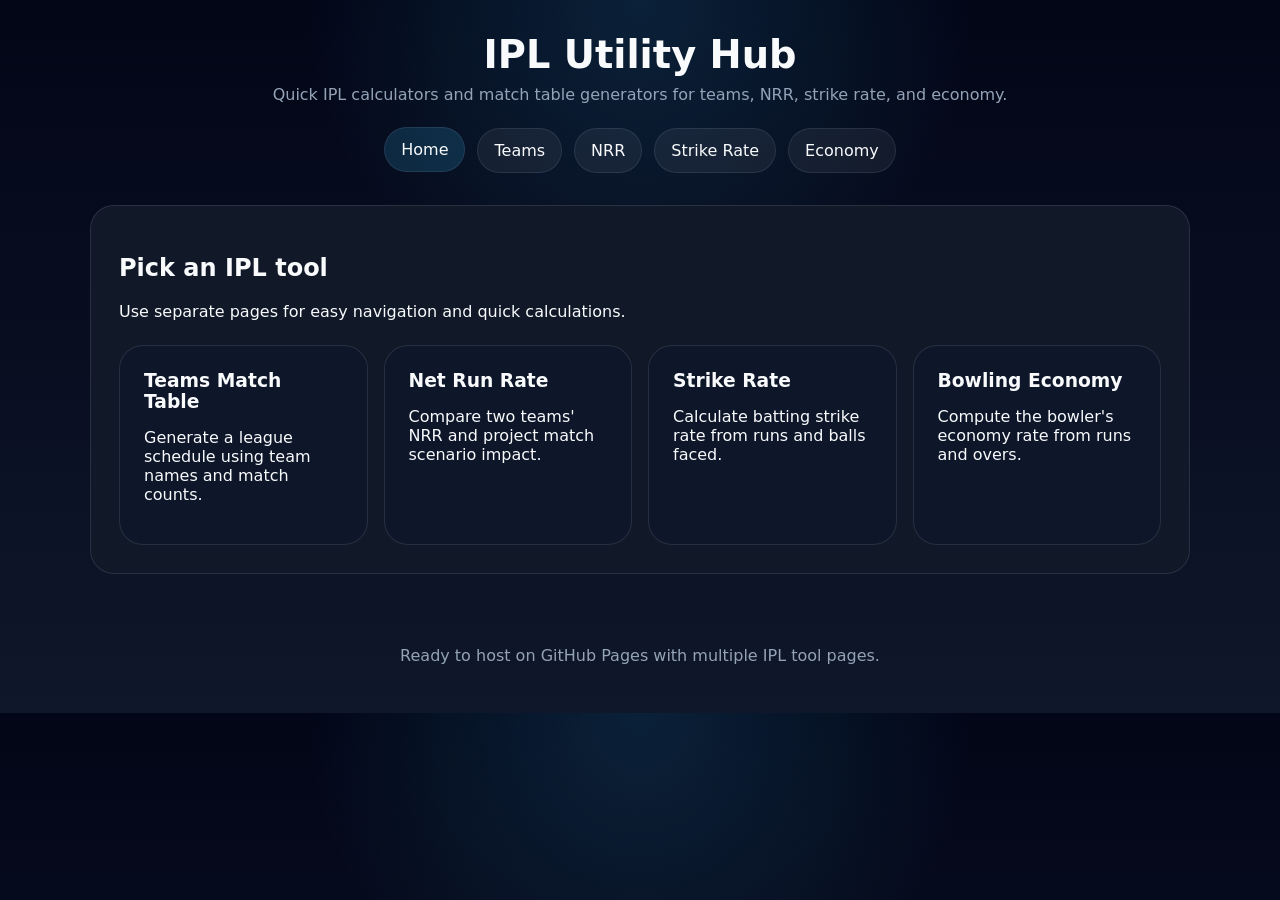
<file: index.html>
<!DOCTYPE html>
<html lang="en">
<head>
  <meta charset="UTF-8" />
  <meta name="viewport" content="width=device-width, initial-scale=1.0" />
  <title>IPL Utility Hub</title>
  <link rel="stylesheet" href="styles.css" />
</head>
<body>
  <header class="site-header">
    <div class="container">
      <h1>IPL Utility Hub</h1>
      <p>Quick IPL calculators and match table generators for teams, NRR, strike rate, and economy.</p>
      <nav class="nav-menu">
        <a href="index.html" class="active">Home</a>
        <a href="teams.html">Teams</a>
        <a href="nrr.html">NRR</a>
        <a href="strike.html">Strike Rate</a>
        <a href="economy.html">Economy</a>
      </nav>
    </div>
  </header>

  <main class="container">
    <section class="panel">
      <h2>Pick an IPL tool</h2>
      <p>Use separate pages for easy navigation and quick calculations.</p>
      <div class="card-grid">
        <a class="card" href="teams.html">
          <h3>Teams Match Table</h3>
          <p>Generate a league schedule using team names and match counts.</p>
        </a>
        <a class="card" href="nrr.html">
          <h3>Net Run Rate</h3>
          <p>Compare two teams' NRR and project match scenario impact.</p>
        </a>
        <a class="card" href="strike.html">
          <h3>Strike Rate</h3>
          <p>Calculate batting strike rate from runs and balls faced.</p>
        </a>
        <a class="card" href="economy.html">
          <h3>Bowling Economy</h3>
          <p>Compute the bowler's economy rate from runs and overs.</p>
        </a>
      </div>
    </section>
  </main>

  <footer class="site-footer">
    <div class="container">
      <p>Ready to host on GitHub Pages with multiple IPL tool pages.</p>
    </div>
  </footer>
</body>
</html>
</file>
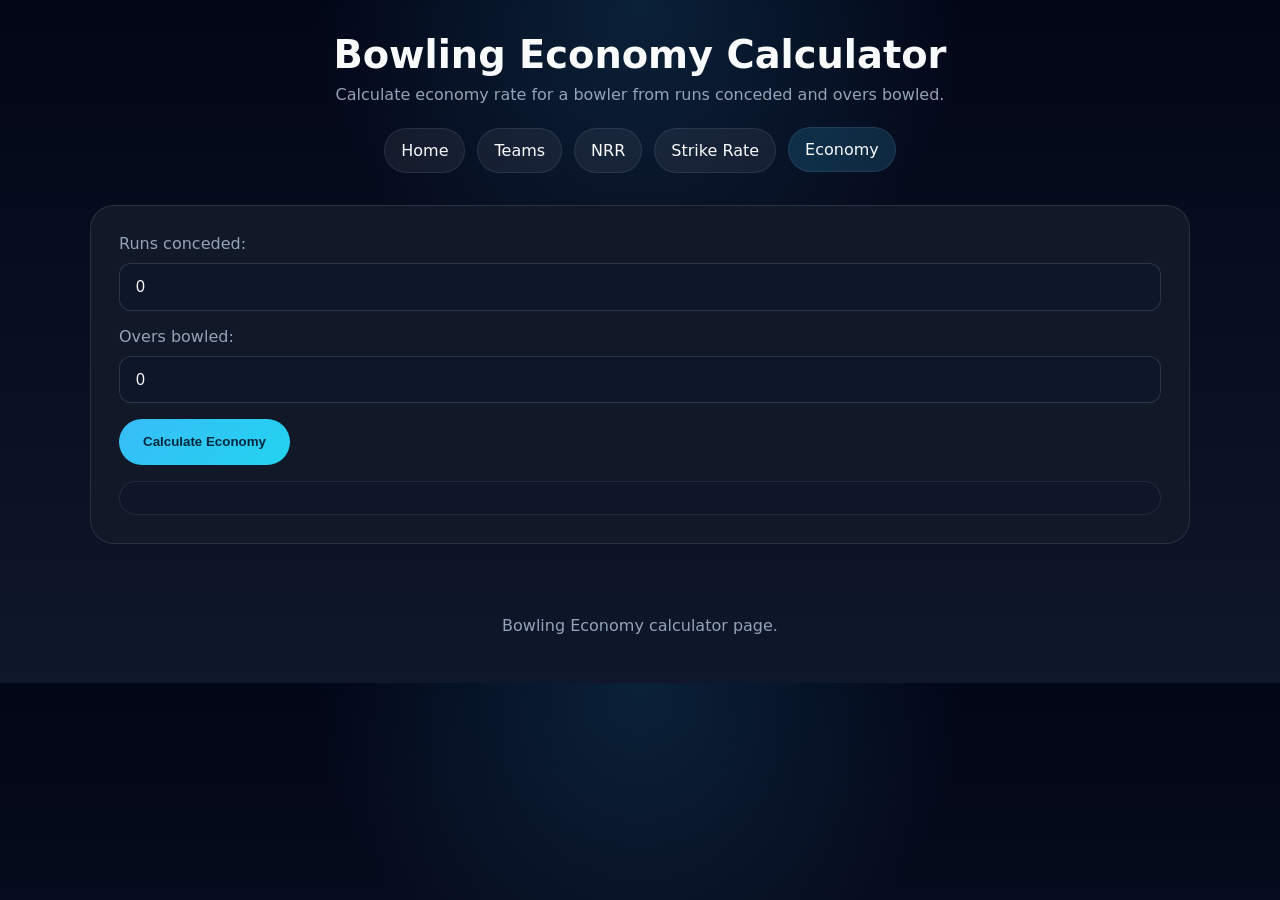
<file: economy.html>
<!DOCTYPE html>
<html lang="en">
<head>
  <meta charset="UTF-8" />
  <meta name="viewport" content="width=device-width, initial-scale=1.0" />
  <title>IPL Bowling Economy Calculator</title>
  <link rel="stylesheet" href="styles.css" />
</head>
<body>
  <header class="site-header">
    <div class="container">
      <h1>Bowling Economy Calculator</h1>
      <p>Calculate economy rate for a bowler from runs conceded and overs bowled.</p>
      <nav class="nav-menu">
        <a href="index.html">Home</a>
        <a href="teams.html">Teams</a>
        <a href="nrr.html">NRR</a>
        <a href="strike.html">Strike Rate</a>
        <a href="economy.html" class="active">Economy</a>
      </nav>
    </div>
  </header>

  <main class="container">
    <section class="panel">
      <form id="economyForm" class="tool-form">
        <label>Runs conceded:<input type="number" id="economyRuns" min="0" value="0" /></label>
        <label>Overs bowled:<input type="number" id="economyOvers" min="0" step="0.1" value="0" /></label>
        <button type="submit" class="btn">Calculate Economy</button>
      </form>
      <div id="economyResult" class="result-box"></div>
    </section>
  </main>

  <footer class="site-footer">
    <div class="container">
      <p>Bowling Economy calculator page.</p>
    </div>
  </footer>
  <script src="script.js"></script>
</body>
</html>
</file>
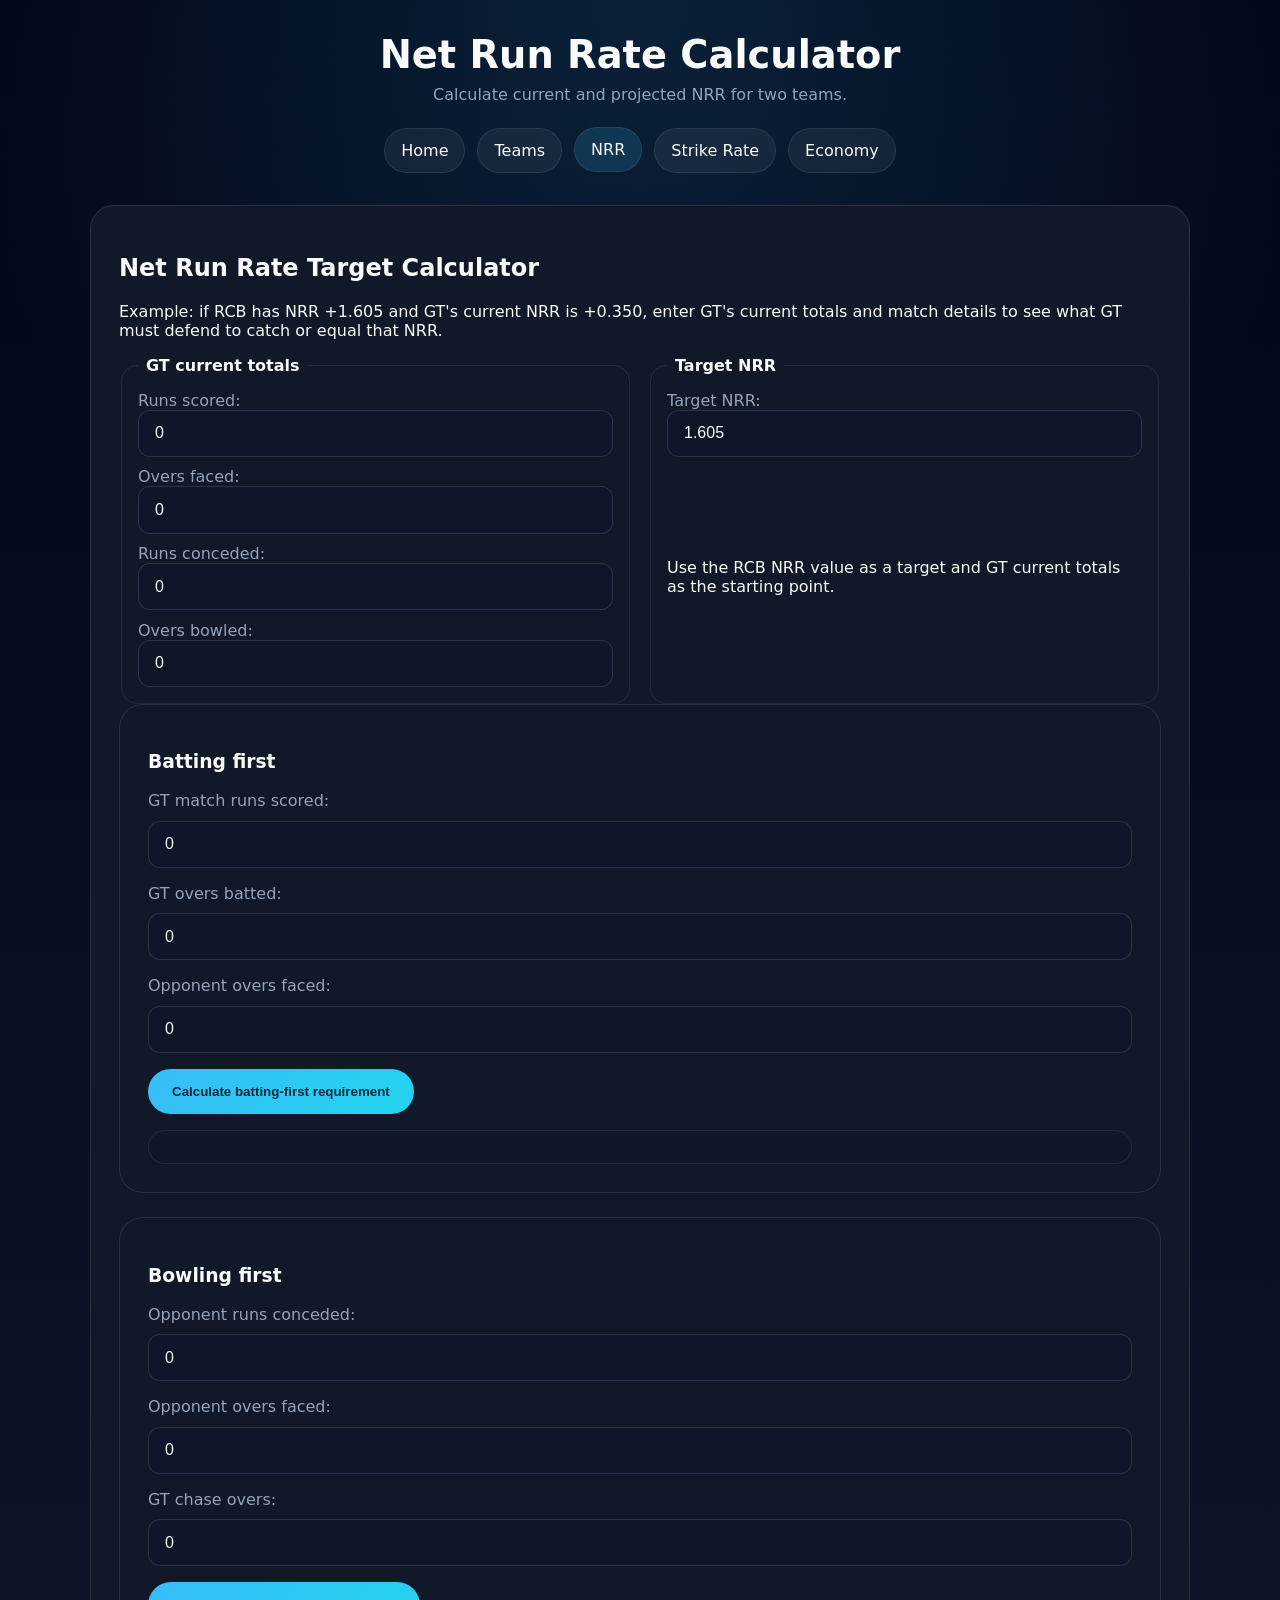
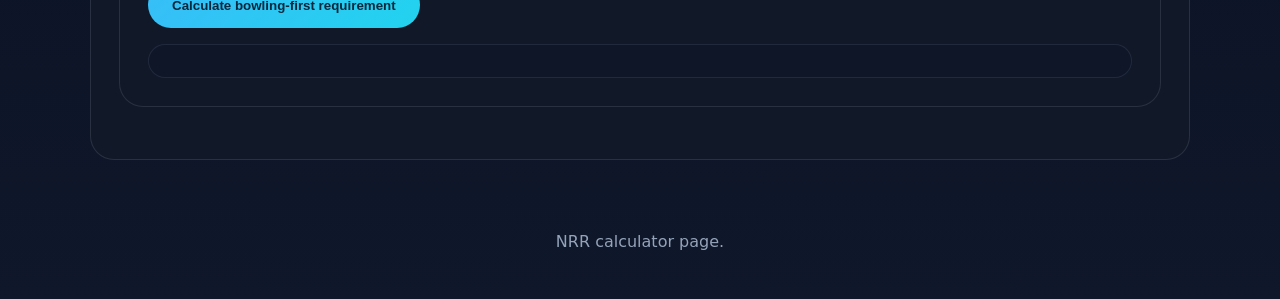
<file: nrr.html>
<!DOCTYPE html>
<html lang="en">
<head>
  <meta charset="UTF-8" />
  <meta name="viewport" content="width=device-width, initial-scale=1.0" />
  <title>IPL Net Run Rate Calculator</title>
  <link rel="stylesheet" href="styles.css" />
</head>
<body>
  <header class="site-header">
    <div class="container">
      <h1>Net Run Rate Calculator</h1>
      <p>Calculate current and projected NRR for two teams.</p>
      <nav class="nav-menu">
        <a href="index.html">Home</a>
        <a href="teams.html">Teams</a>
        <a href="nrr.html" class="active">NRR</a>
        <a href="strike.html">Strike Rate</a>
        <a href="economy.html">Economy</a>
      </nav>
    </div>
  </header>

  <main class="container">
    <section class="panel">
      <h2>Net Run Rate Target Calculator</h2>
      <p>Example: if RCB has NRR +1.605 and GT's current NRR is +0.350, enter GT's current totals and match details to see what GT must defend to catch or equal that NRR.</p>
      <div class="grid-2">
        <fieldset>
          <legend>GT current totals</legend>
          <label>Runs scored:<input type="number" id="teamA_runsScored" min="0" value="0" /></label>
          <label>Overs faced:<input type="number" id="teamA_oversFaced" min="0" step="0.1" value="0" /></label>
          <label>Runs conceded:<input type="number" id="teamA_runsConceded" min="0" value="0" /></label>
          <label>Overs bowled:<input type="number" id="teamA_oversBowled" min="0" step="0.1" value="0" /></label>
        </fieldset>
        <fieldset>
          <legend>Target NRR</legend>
          <label>Target NRR:<input type="number" id="target_nrr" step="0.001" value="1.605" /></label>
          <p>Use the RCB NRR value as a target and GT current totals as the starting point.</p>
        </fieldset>
      </div>

      <div class="nrr-scenario panel">
        <h3>Batting first</h3>
        <form id="nrrTargetBattingForm" class="tool-form">
          <label>GT match runs scored:<input type="number" id="batting_matchRuns" min="0" value="0" /></label>
          <label>GT overs batted:<input type="number" id="batting_matchOvers" min="0" step="0.1" value="0" /></label>
          <label>Opponent overs faced:<input type="number" id="batting_oppOvers" min="0" step="0.1" value="0" /></label>
          <button type="submit" class="btn">Calculate batting-first requirement</button>
        </form>
        <div id="battingTargetResult" class="result-box"></div>
      </div>

      <div class="nrr-scenario panel">
        <h3>Bowling first</h3>
        <form id="nrrTargetBowlingForm" class="tool-form">
          <label>Opponent runs conceded:<input type="number" id="bowling_oppRuns" min="0" value="0" /></label>
          <label>Opponent overs faced:<input type="number" id="bowling_oppOvers" min="0" step="0.1" value="0" /></label>
          <label>GT chase overs:<input type="number" id="bowling_chaseOvers" min="0" step="0.1" value="0" /></label>
          <button type="submit" class="btn">Calculate bowling-first requirement</button>
        </form>
        <div id="bowlingTargetResult" class="result-box"></div>
      </div>
    </section>
  </main>

  <footer class="site-footer">
    <div class="container">
      <p>NRR calculator page.</p>
    </div>
  </footer>
  <script src="script.js"></script>
</body>
</html>
</file>
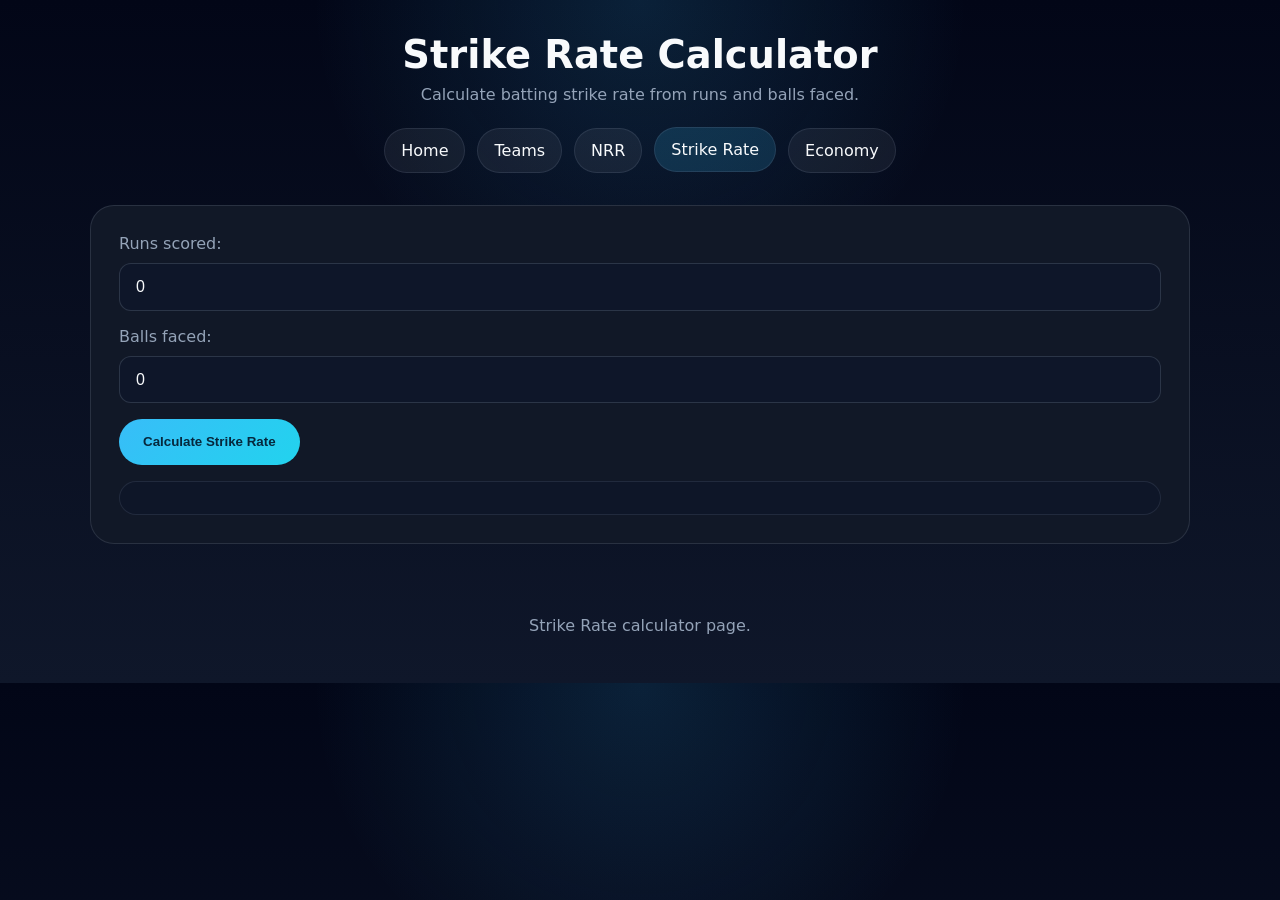
<file: strike.html>
<!DOCTYPE html>
<html lang="en">
<head>
  <meta charset="UTF-8" />
  <meta name="viewport" content="width=device-width, initial-scale=1.0" />
  <title>IPL Strike Rate Calculator</title>
  <link rel="stylesheet" href="styles.css" />
</head>
<body>
  <header class="site-header">
    <div class="container">
      <h1>Strike Rate Calculator</h1>
      <p>Calculate batting strike rate from runs and balls faced.</p>
      <nav class="nav-menu">
        <a href="index.html">Home</a>
        <a href="teams.html">Teams</a>
        <a href="nrr.html">NRR</a>
        <a href="strike.html" class="active">Strike Rate</a>
        <a href="economy.html">Economy</a>
      </nav>
    </div>
  </header>

  <main class="container">
    <section class="panel">
      <form id="strikeForm" class="tool-form">
        <label>Runs scored:<input type="number" id="strikeRuns" min="0" value="0" /></label>
        <label>Balls faced:<input type="number" id="strikeBalls" min="0" value="0" /></label>
        <button type="submit" class="btn">Calculate Strike Rate</button>
      </form>
      <div id="strikeResult" class="result-box"></div>
    </section>
  </main>

  <footer class="site-footer">
    <div class="container">
      <p>Strike Rate calculator page.</p>
    </div>
  </footer>
  <script src="script.js"></script>
</body>
</html>
</file>
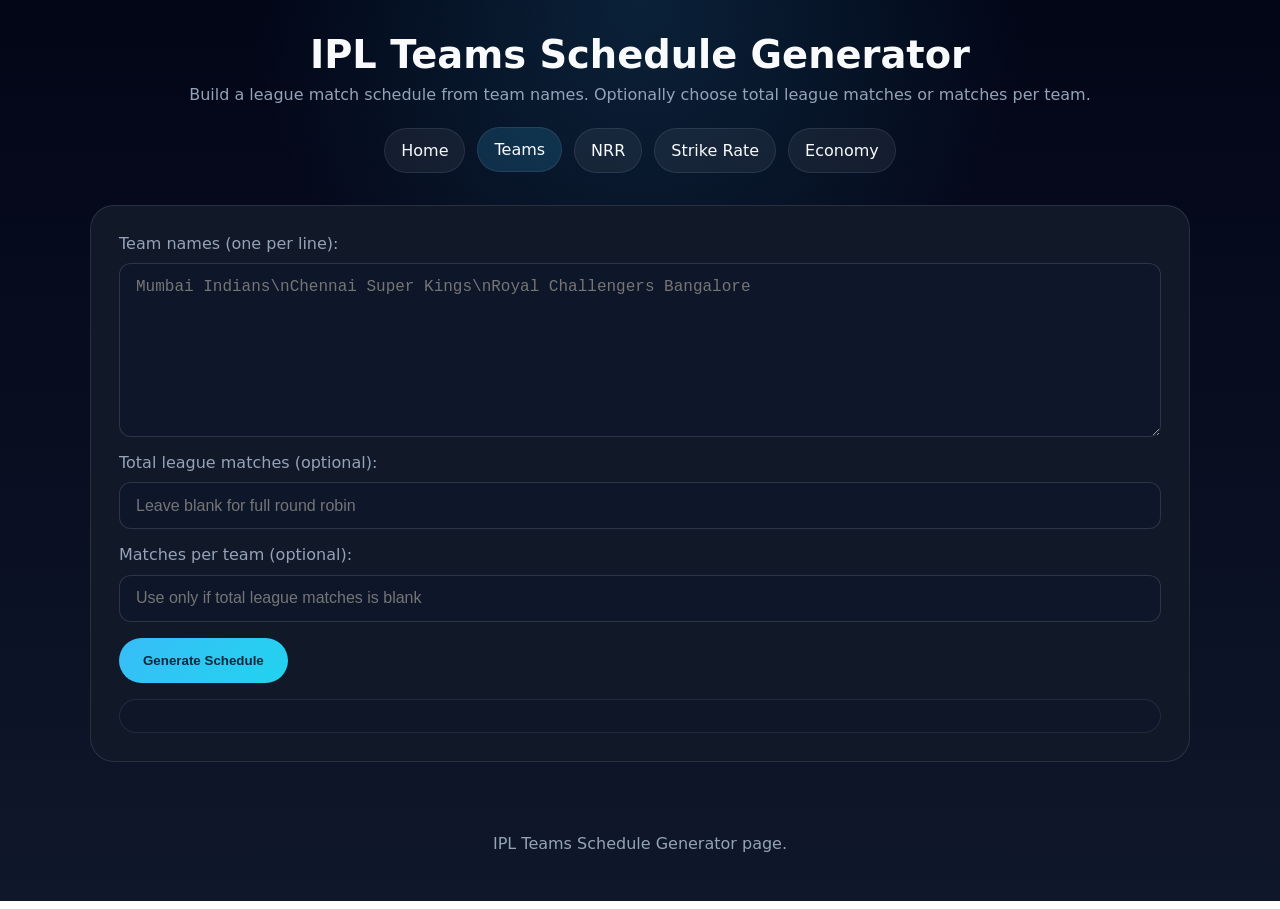
<file: teams.html>
<!DOCTYPE html>
<html lang="en">
<head>
  <meta charset="UTF-8" />
  <meta name="viewport" content="width=device-width, initial-scale=1.0" />
  <title>IPL Teams Schedule Generator</title>
  <link rel="stylesheet" href="styles.css" />
</head>
<body>
  <header class="site-header">
    <div class="container">
      <h1>IPL Teams Schedule Generator</h1>
      <p>Build a league match schedule from team names. Optionally choose total league matches or matches per team.</p>
      <nav class="nav-menu">
        <a href="index.html">Home</a>
        <a href="teams.html" class="active">Teams</a>
        <a href="nrr.html">NRR</a>
        <a href="strike.html">Strike Rate</a>
        <a href="economy.html">Economy</a>
      </nav>
    </div>
  </header>

  <main class="container">
    <section class="panel">
      <form id="teamsForm" class="tool-form">
        <label>
          Team names (one per line):
          <textarea id="teamNames" rows="8" placeholder="Mumbai Indians\nChennai Super Kings\nRoyal Challengers Bangalore"></textarea>
        </label>
        <div class="row">
          <label>
            Total league matches (optional):
            <input type="number" id="leagueMatches" min="1" placeholder="Leave blank for full round robin" />
          </label>
          <label>
            Matches per team (optional):
            <input type="number" id="matchesPerTeam" min="1" placeholder="Use only if total league matches is blank" />
          </label>
        </div>
        <button type="submit" class="btn">Generate Schedule</button>
      </form>
      <div id="teamsResult" class="result-box"></div>
    </section>
  </main>

  <footer class="site-footer">
    <div class="container">
      <p>IPL Teams Schedule Generator page.</p>
    </div>
  </footer>
  <script src="script.js"></script>
</body>
</html>
</file>
<file: styles.css>
:root {
  --bg: #0f172a;
  --panel: #111827;
  --text: #f8fafc;
  --muted: #94a3b8;
  --accent: #38bdf8;
  --accent-strong: #22d3ee;
  --border: rgba(148, 163, 184, 0.18);
}

* {
  box-sizing: border-box;
}

body {
  margin: 0;
  font-family: Inter, system-ui, -apple-system, BlinkMacSystemFont, 'Segoe UI', sans-serif;
  background: radial-gradient(circle at top, rgba(56, 189, 248, 0.15), transparent 35%),
    linear-gradient(180deg, #020617 0%, #0f172a 100%);
  color: var(--text);
}

.container {
  width: min(1100px, calc(100% - 2rem));
  margin: 0 auto;
}

.site-header,
.site-footer {
  padding: 2rem 0;
}

.site-header {
  text-align: center;
}

.site-header h1 {
  margin: 0 0 0.5rem;
  font-size: clamp(2rem, 3vw, 3rem);
}

.site-header p {
  margin: 0;
  color: var(--muted);
}

.nav-menu {
  display: flex;
  flex-wrap: wrap;
  justify-content: center;
  gap: 0.75rem;
  margin-top: 1.5rem;
}

.nav-menu a {
  display: inline-block;
  padding: 0.75rem 1rem;
  background: rgba(255, 255, 255, 0.06);
  border: 1px solid rgba(148, 163, 184, 0.15);
  border-radius: 999px;
  color: var(--text);
  text-decoration: none;
  transition: transform 0.2s ease, background 0.2s ease;
}

.nav-menu a.active,
.nav-menu a:hover {
  transform: translateY(-1px);
  background: rgba(56, 189, 248, 0.16);
}

.card-grid {
  display: grid;
  grid-template-columns: repeat(auto-fit, minmax(220px, 1fr));
  gap: 1rem;
  margin-top: 1.5rem;
}

.card {
  display: block;
  padding: 1.5rem;
  border-radius: 24px;
  background: rgba(15, 23, 42, 0.95);
  border: 1px solid rgba(148, 163, 184, 0.18);
  color: var(--text);
  text-decoration: none;
  transition: transform 0.2s ease, border-color 0.2s ease;
}

.card:hover {
  transform: translateY(-3px);
  border-color: rgba(56, 189, 248, 0.35);
}

.card h3 {
  margin: 0 0 0.5rem;
}

.panel {
  background: var(--panel);
  border: 1px solid var(--border);
  border-radius: 24px;
  padding: 1.75rem;
  margin-bottom: 1.5rem;
}

.tool-form {
  display: grid;
  gap: 1rem;
}

.tool-form label,
fieldset {
  display: grid;
  gap: 0.65rem;
}

label {
  color: var(--muted);
}

input,
textarea {
  width: 100%;
  border: 1px solid rgba(148, 163, 184, 0.22);
  border-radius: 12px;
  background: rgba(15, 23, 42, 0.95);
  color: var(--text);
  padding: 0.85rem 1rem;
  font-size: 1rem;
}

textarea {
  min-height: 120px;
  resize: vertical;
}

button.btn {
  width: fit-content;
  align-self: start;
  padding: 0.95rem 1.5rem;
  border: none;
  border-radius: 999px;
  background: linear-gradient(135deg, var(--accent), var(--accent-strong));
  color: #06283d;
  font-weight: 700;
  cursor: pointer;
  transition: transform 0.2s ease, opacity 0.2s ease;
}

button.btn:hover {
  transform: translateY(-1px);
  opacity: 0.95;
}

.result-box {
  margin-top: 1rem;
  padding: 1rem;
  border-radius: 18px;
  background: rgba(15, 23, 42, 0.9);
  border: 1px solid rgba(148, 163, 184, 0.14);
}

.result-box table {
  width: 100%;
  border-collapse: collapse;
}

.result-box th,
.result-box td {
  padding: 0.75rem 0.75rem;
  border-bottom: 1px solid rgba(148, 163, 184, 0.1);
  text-align: left;
}

.result-box th {
  color: #cbd5e1;
}

.row,
.grid-2 {
  display: grid;
  gap: 1rem;
}

.grid-2 {
  grid-template-columns: repeat(auto-fit, minmax(240px, 1fr));
}

.team-filter {
  display: flex;
  justify-content: flex-start;
  align-items: center;
  gap: 0.75rem;
  margin-top: 1rem;
  margin-bottom: 1rem;
}

.team-filter label {
  display: flex;
  align-items: center;
  gap: 0.75rem;
  color: var(--muted);
}

.team-filter select {
  max-width: 320px;
}

.team-grid {
  display: grid;
  gap: 1.25rem;
  grid-template-columns: repeat(auto-fit, minmax(280px, 1fr));
}

.team-panel h3 {
  margin-top: 0;
  margin-bottom: 0.85rem;
}

fieldset {
  border: 1px solid rgba(148, 163, 184, 0.14);
  border-radius: 16px;
  padding: 1rem;
}

legend {
  padding: 0 0.5rem;
  font-weight: 700;
}

.site-footer {
  color: var(--muted);
  text-align: center;
}

@media (max-width: 640px) {
  .nav-menu {
    flex-direction: column;
  }
}
</file>
